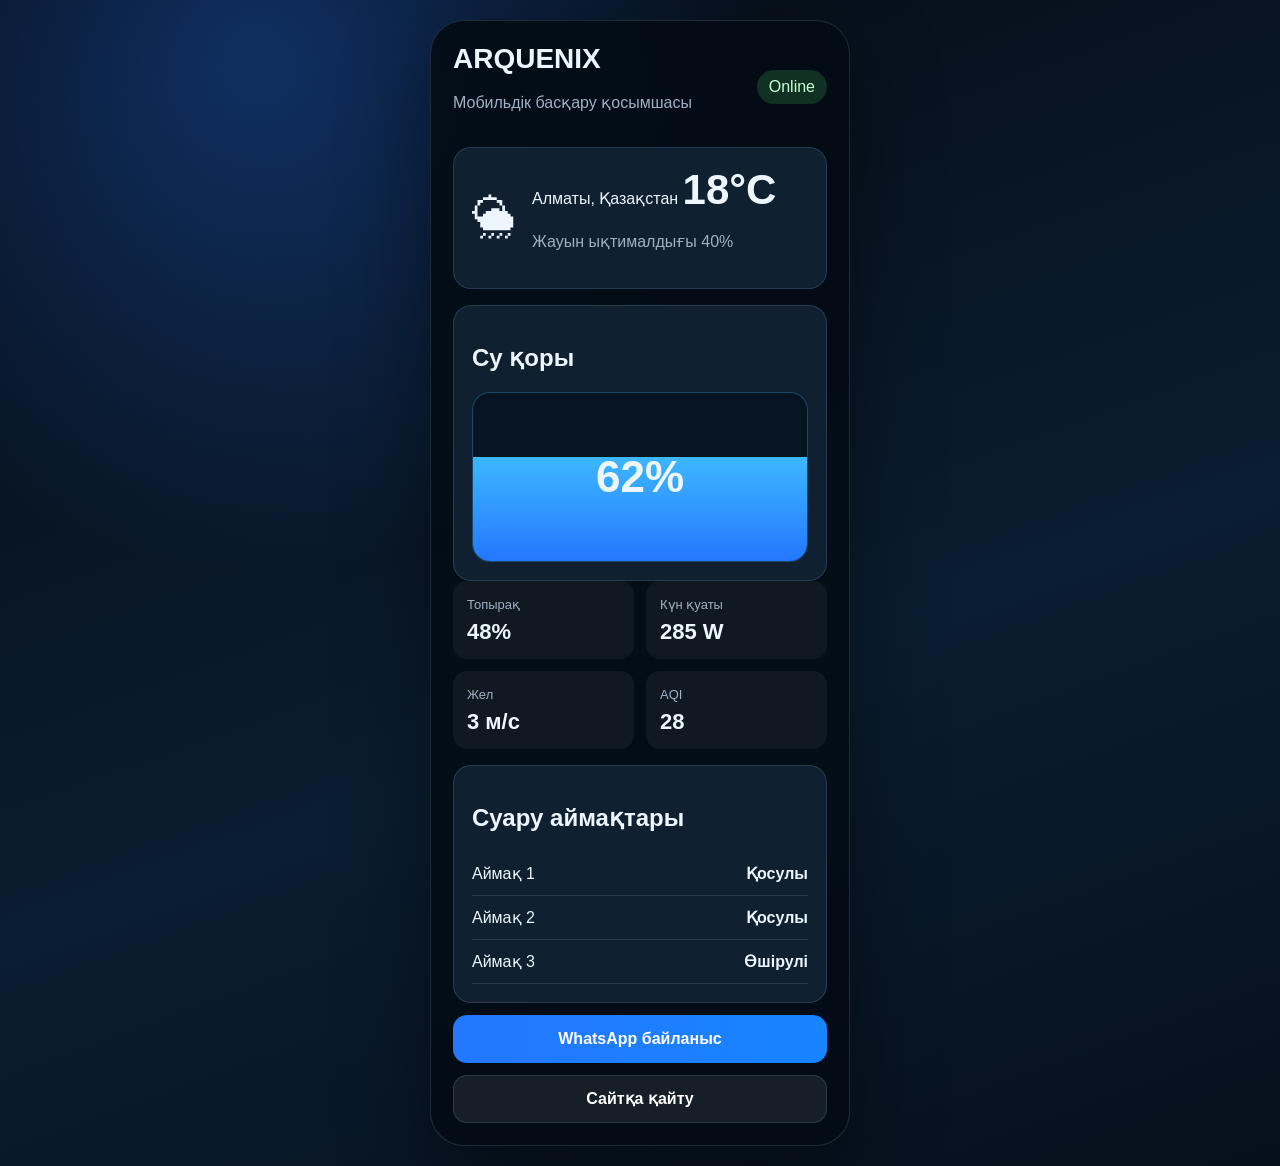
<file: mobile-app.html>
<!doctype html>
<html lang="kk">
<head>
  <meta charset="utf-8">
  <meta name="viewport" content="width=device-width, initial-scale=1">
  <title>ARQUENIX Mobile</title>
  <style>
    :root {
      color-scheme: dark;
      font-family: Inter, "Segoe UI", Arial, sans-serif;
      --bg: #07111d;
      --card: rgba(18, 35, 53, 0.9);
      --line: rgba(151, 181, 212, 0.18);
      --text: #edf6ff;
      --muted: #9fb0c3;
      --blue: #2477ff;
      --green: #55d76a;
    }
    * { box-sizing: border-box; }
    body {
      margin: 0;
      min-height: 100vh;
      color: var(--text);
      background:
        radial-gradient(circle at 20% 5%, rgba(36, 119, 255, 0.32), transparent 34%),
        linear-gradient(160deg, #050b13, #0b1d31 58%, #06101c);
      display: grid;
      place-items: center;
      padding: 20px;
    }
    .phone {
      width: min(420px, 100%);
      min-height: 760px;
      border: 1px solid var(--line);
      border-radius: 34px;
      background: rgba(4, 12, 21, 0.92);
      box-shadow: 0 30px 90px rgba(0, 0, 0, 0.45);
      overflow: hidden;
    }
    .screen { padding: 22px; }
    .top { display: flex; align-items: center; justify-content: space-between; gap: 12px; }
    h1 { margin: 0; font-size: 28px; }
    p { color: var(--muted); line-height: 1.5; }
    .badge { padding: 8px 12px; border-radius: 999px; color: #c8ffd0; background: rgba(85, 215, 106, 0.18); }
    .card {
      margin-top: 16px;
      padding: 18px;
      border: 1px solid var(--line);
      border-radius: 18px;
      background: var(--card);
    }
    .weather { display: grid; grid-template-columns: auto 1fr; gap: 16px; align-items: center; }
    .weather .icon { font-size: 44px; }
    .weather strong { font-size: 42px; }
    .grid { display: grid; grid-template-columns: 1fr 1fr; gap: 12px; }
    .metric { padding: 14px; border-radius: 14px; background: rgba(255,255,255,0.05); }
    .metric span { color: var(--muted); font-size: 13px; }
    .metric strong { display: block; margin-top: 6px; font-size: 22px; }
    .tank {
      height: 170px;
      border: 1px solid rgba(61,183,255,.32);
      border-radius: 18px;
      position: relative;
      overflow: hidden;
      display: grid;
      place-items: center;
      background: rgba(5, 18, 31, 0.8);
    }
    .fill { position: absolute; inset: auto 0 0; height: 62%; background: linear-gradient(#3db7ff, #2477ff); }
    .tank strong { z-index: 1; font-size: 44px; }
    .zone { display: flex; justify-content: space-between; padding: 12px 0; border-bottom: 1px solid var(--line); }
    a.button {
      display: flex;
      justify-content: center;
      align-items: center;
      min-height: 48px;
      margin-top: 12px;
      border-radius: 14px;
      color: #fff;
      text-decoration: none;
      font-weight: 800;
      background: linear-gradient(90deg, var(--blue), #1884ff);
    }
    .secondary { background: rgba(255,255,255,.08) !important; border: 1px solid var(--line); }
  </style>
</head>
<body>
  <main class="phone">
    <section class="screen">
      <div class="top">
        <div>
          <h1>ARQUENIX</h1>
          <p>Мобильдік басқару қосымшасы</p>
        </div>
        <span class="badge">Online</span>
      </div>

      <article class="card weather">
        <div class="icon">🌦</div>
        <div>
          <span>Алматы, Қазақстан</span>
          <strong>18°C</strong>
          <p>Жауын ықтималдығы 40%</p>
        </div>
      </article>

      <article class="card">
        <h2>Су қоры</h2>
        <div class="tank"><div class="fill"></div><strong>62%</strong></div>
      </article>

      <section class="grid">
        <div class="metric"><span>Топырақ</span><strong>48%</strong></div>
        <div class="metric"><span>Күн қуаты</span><strong>285 W</strong></div>
        <div class="metric"><span>Жел</span><strong>3 м/с</strong></div>
        <div class="metric"><span>AQI</span><strong>28</strong></div>
      </section>

      <article class="card">
        <h2>Суару аймақтары</h2>
        <div class="zone"><span>Аймақ 1</span><strong>Қосулы</strong></div>
        <div class="zone"><span>Аймақ 2</span><strong>Қосулы</strong></div>
        <div class="zone"><span>Аймақ 3</span><strong>Өшірулі</strong></div>
      </article>

      <a class="button" href="https://wa.me/77766193034">WhatsApp байланыс</a>
      <a class="button secondary" href="index.html">Сайтқа қайту</a>
    </section>
  </main>
</body>
</html>
</file>
